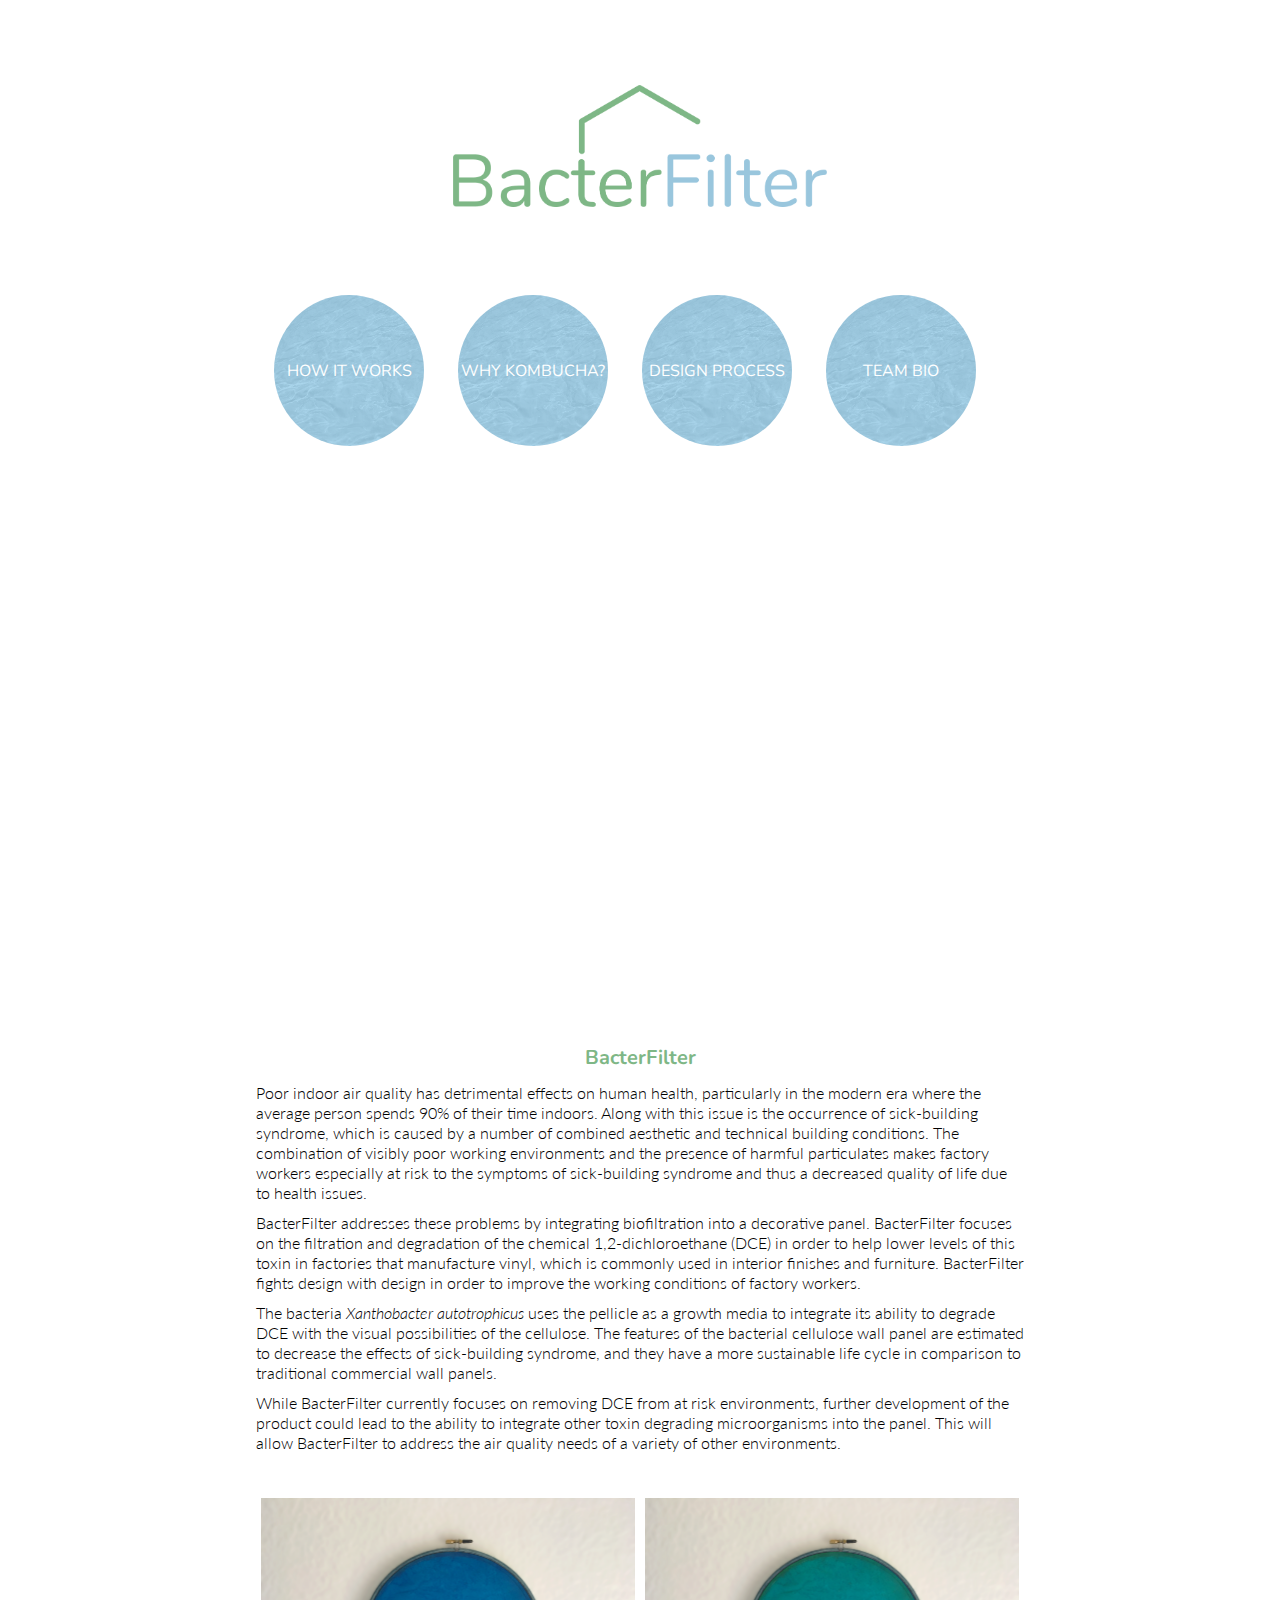
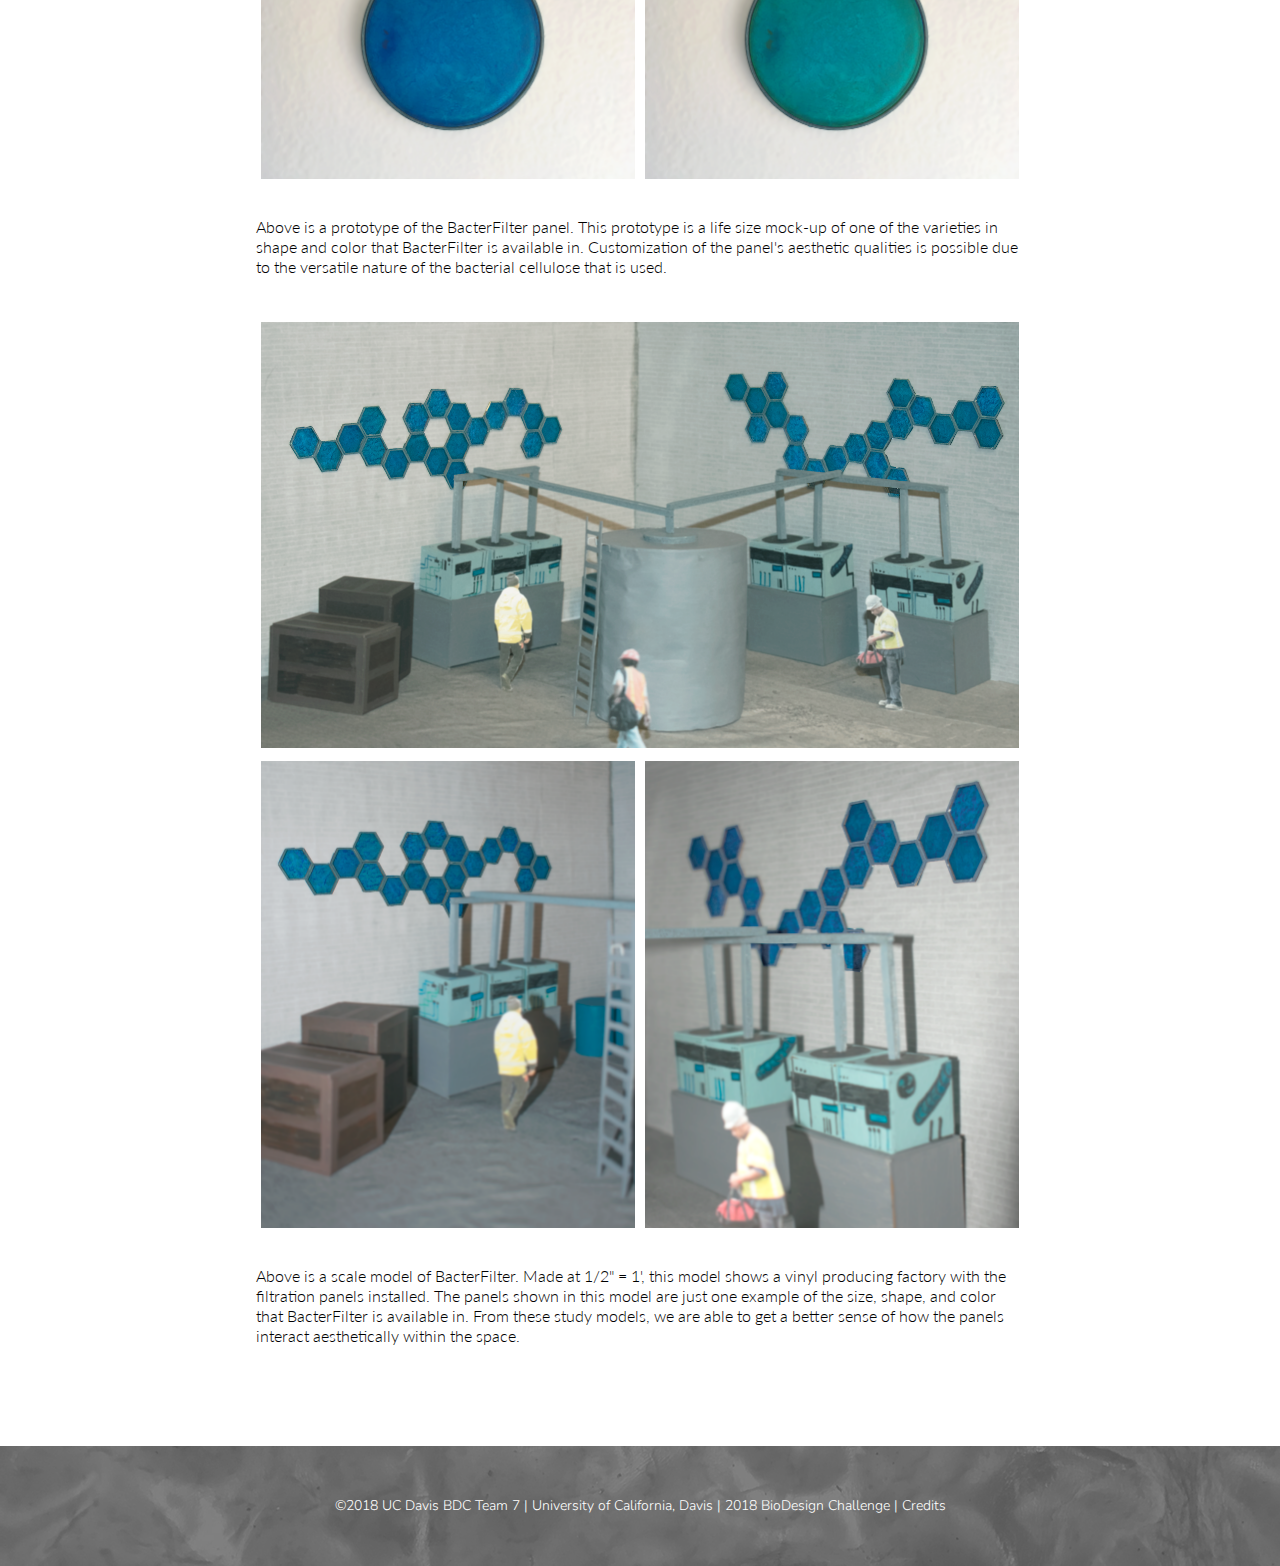
<file: index.html>
<!DOCTYPE html>
<html>
    <head>
        <title>BacterFilter</title>
        <meta charset="utf-8">
        <link rel="shortcut icon" href="Images/Favicon.png">

        <meta name="viewport" content="width=device-width, user-scalable=no" />

        <link href="https://fonts.googleapis.com/css?family=Lato:300i,300,400,700|Nunito:400,700" rel="stylesheet">

        <link type="text/css" rel="stylesheet" href="style.css">
    </head>

    <body>
        <div id="container">
            <header>
                <div id="header-content" class="textcenter">
                    <div id="logo">
                      <a href="/projectwebsite"><img src="Images/logo.png" alt="logo"></a>
                    </div>

                    <nav class= "button">
                        <ul>
                            <li><a href="/projectwebsite/how-it-works">How it Works</a></li>
                            <li><a href="/projectwebsite/why-kombucha">Why Kombucha?</a></li>
                            <li><a href="/projectwebsite/design-process">Design Process</a></li>
                            <li><a href="/projectwebsite/team-bio">Team Bio</a></li>
                        </ul>
                    </nav>
                </div>
            </header>

            <main>
                <div class="row">
                    <div class="column col-12 videoWrapper">
                        <iframe src="https://www.youtube.com/embed/nHV7uS2qDVI" frameborder="0" allow="autoplay; encrypted-media" allowfullscreen></iframe>
                    </div>
                </div>

                <div class="row padtopbottom">
                    <div class="column col-12">
                        <h2>BacterFilter</h2>

                        <p>Poor indoor air quality has detrimental effects on human health, particularly in the modern era where the average person spends 90% of their time indoors. Along with this issue is the occurrence of sick-building syndrome, which is caused by a number of combined aesthetic and technical building conditions. The combination of visibly poor working environments and the presence of harmful particulates makes factory workers especially at risk to the symptoms of sick-building syndrome and thus a decreased quality of life due to health issues.</p>

                        <p>BacterFilter addresses these problems by integrating biofiltration into a decorative panel. BacterFilter focuses on the filtration and degradation of the chemical 1,2-dichloroethane (DCE) in order to help lower levels of this toxin in factories that manufacture vinyl, which is commonly used in interior finishes and furniture. BacterFilter fights design with design in order to improve the working conditions of factory workers.</p>

                        <p>The bacteria <em>Xanthobacter autotrophicus</em> uses the pellicle as a growth media to integrate its ability to degrade DCE with the visual possibilities of the cellulose. The features of the bacterial cellulose wall panel are estimated to decrease the effects of sick-building syndrome, and they have a more sustainable life cycle in comparison to traditional commercial wall panels.</p>

                        <p>While BacterFilter currently focuses on removing DCE from at risk environments, further development of the product could lead to the ability to integrate other toxin degrading microorganisms into the panel. This will allow BacterFilter to address the air quality needs of a variety of other environments.</p>
                    </div>
                </div>

                <div class="row padtopbottom">
                    <div class="column col-6">
                        <img src="Images/panel prototype 1.png" alt="Panel Prototype 1">
                    </div>
                    <div class="column col-6">
                        <img src="Images/panel prototype 2.png" alt="Panel Prototype 2">
                    </div>
                </div>

                <div class="row padtopbottom">
                    <div class="column col-12">
                        <p>Above is a prototype of the BacterFilter panel. This prototype is a life size mock-up of one of the varieties in shape and color that BacterFilter is available in. Customization of the panel's aesthetic qualities is possible due to the versatile nature of the bacterial cellulose that is used. </p>
                    </div>
                </div>

                <div class="row padtop">
                    <div class="column col-12">
                        <img src="Images/model prototype 1.png" alt="Model Prototype 1">
                    </div>
                </div>

                <div class="row">
                    <div class="column col-6">
                        <img src="Images/model prototype 2.png" alt="Model Prototype 2">
                    </div>
                    <div class="column col-6">
                        <img src="Images/model prototype 3.png" alt="Model Prototype 3">
                    </div>
                </div>

                <div class="row padtopbottom">
                    <div class="column col-12">
                        <p>Above is a scale model of BacterFilter. Made at 1/2" = 1', this model shows a vinyl producing factory with the filtration panels installed. The panels shown in this model are just one example of the size, shape, and color that BacterFilter is available in. From these study models, we are able to get a better sense of how the panels interact aesthetically within the space.</p>
                    </div>
                </div>
            </main>


        </div>
        <footer class="row">
            <p>&copy;2018 UC Davis BDC Team 7 | <a href="https://www.ucdavis.edu/">University of California, Davis</a> | <a href="http://biodesignchallenge.org/">2018 BioDesign Challenge</a> | <a href="/projectwebsite/credits">Credits</a></p>
        </footer>
    </body>
</html>
</file>
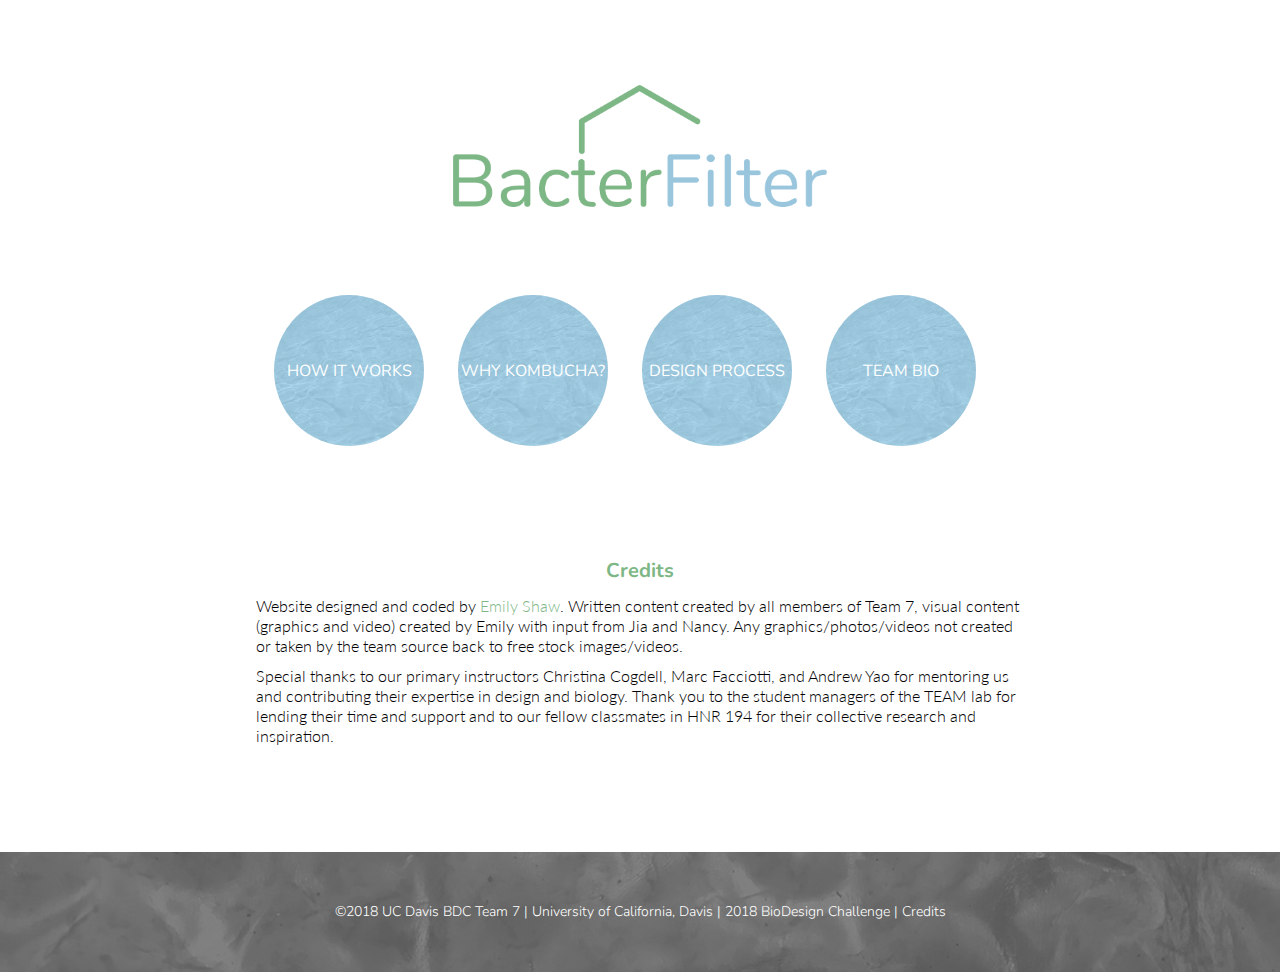
<file: credits.html>
<!DOCTYPE html>
<html>
    <head>
        <title>BacterFilter: Team Bio</title>
        <meta charset="utf-8">
        <link rel="shortcut icon" href="Images/Favicon.png">

        <meta name="viewport" content="width=device-width, user-scalable=no" />

        <link href="https://fonts.googleapis.com/css?family=Lato:300i,300,400,700|Nunito:400,700" rel="stylesheet">

        <link type="text/css" rel="stylesheet" href="style.css">
    </head>

    <body>
        <div id="container">
          <header>
              <div id="header-content" class="textcenter">
                  <div id="logo">
                    <a href="/projectwebsite"><img src="Images/logo.png" alt="logo"></a>
                  </div>

                  <nav class= "button">
                      <ul>
                          <li><a href="/projectwebsite/how-it-works">How it Works</a></li>
                          <li><a href="/projectwebsite/why-kombucha">Why Kombucha?</a></li>
                          <li><a href="/projectwebsite/design-process">Design Process</a></li>
                          <li><a href="/projectwebsite/team-bio">Team Bio</a></li>
                      </ul>
                  </nav>
              </div>
          </header>

            <main>

                <div class="row padbottom">
                    <div class="column col-12">
                        <h2>Credits</h2>

                        <p>Website designed and coded by <a href="http://emilyying.com">Emily Shaw</a>. Written content created by all members of Team 7, visual content (graphics and video) created by Emily with input from Jia and Nancy. Any graphics/photos/videos not created or taken by the team source back to free stock images/videos.</p>

                        <p>Special thanks to our primary instructors Christina Cogdell, Marc Facciotti, and Andrew Yao for mentoring us and contributing their expertise in design and biology. Thank you to the student managers of the TEAM lab for lending their time and support and to our fellow classmates in HNR 194 for their collective research and inspiration.</p>

                        <br/>
                        <br/>
                                                <br/>
                                                <br/>
                                                                        <br/>
                                                                        <br/>
                    </div>
                </div>
            </main>


        </div>
        <footer class="row">
            <p>&copy;2018 UC Davis BDC Team 7 | <a href="https://www.ucdavis.edu/">University of California, Davis</a> | <a href="http://biodesignchallenge.org/">2018 BioDesign Challenge</a> | <a href="/projectwebsite/credits">Credits</a></p>
        </footer>
    </body>
</html>
</file>
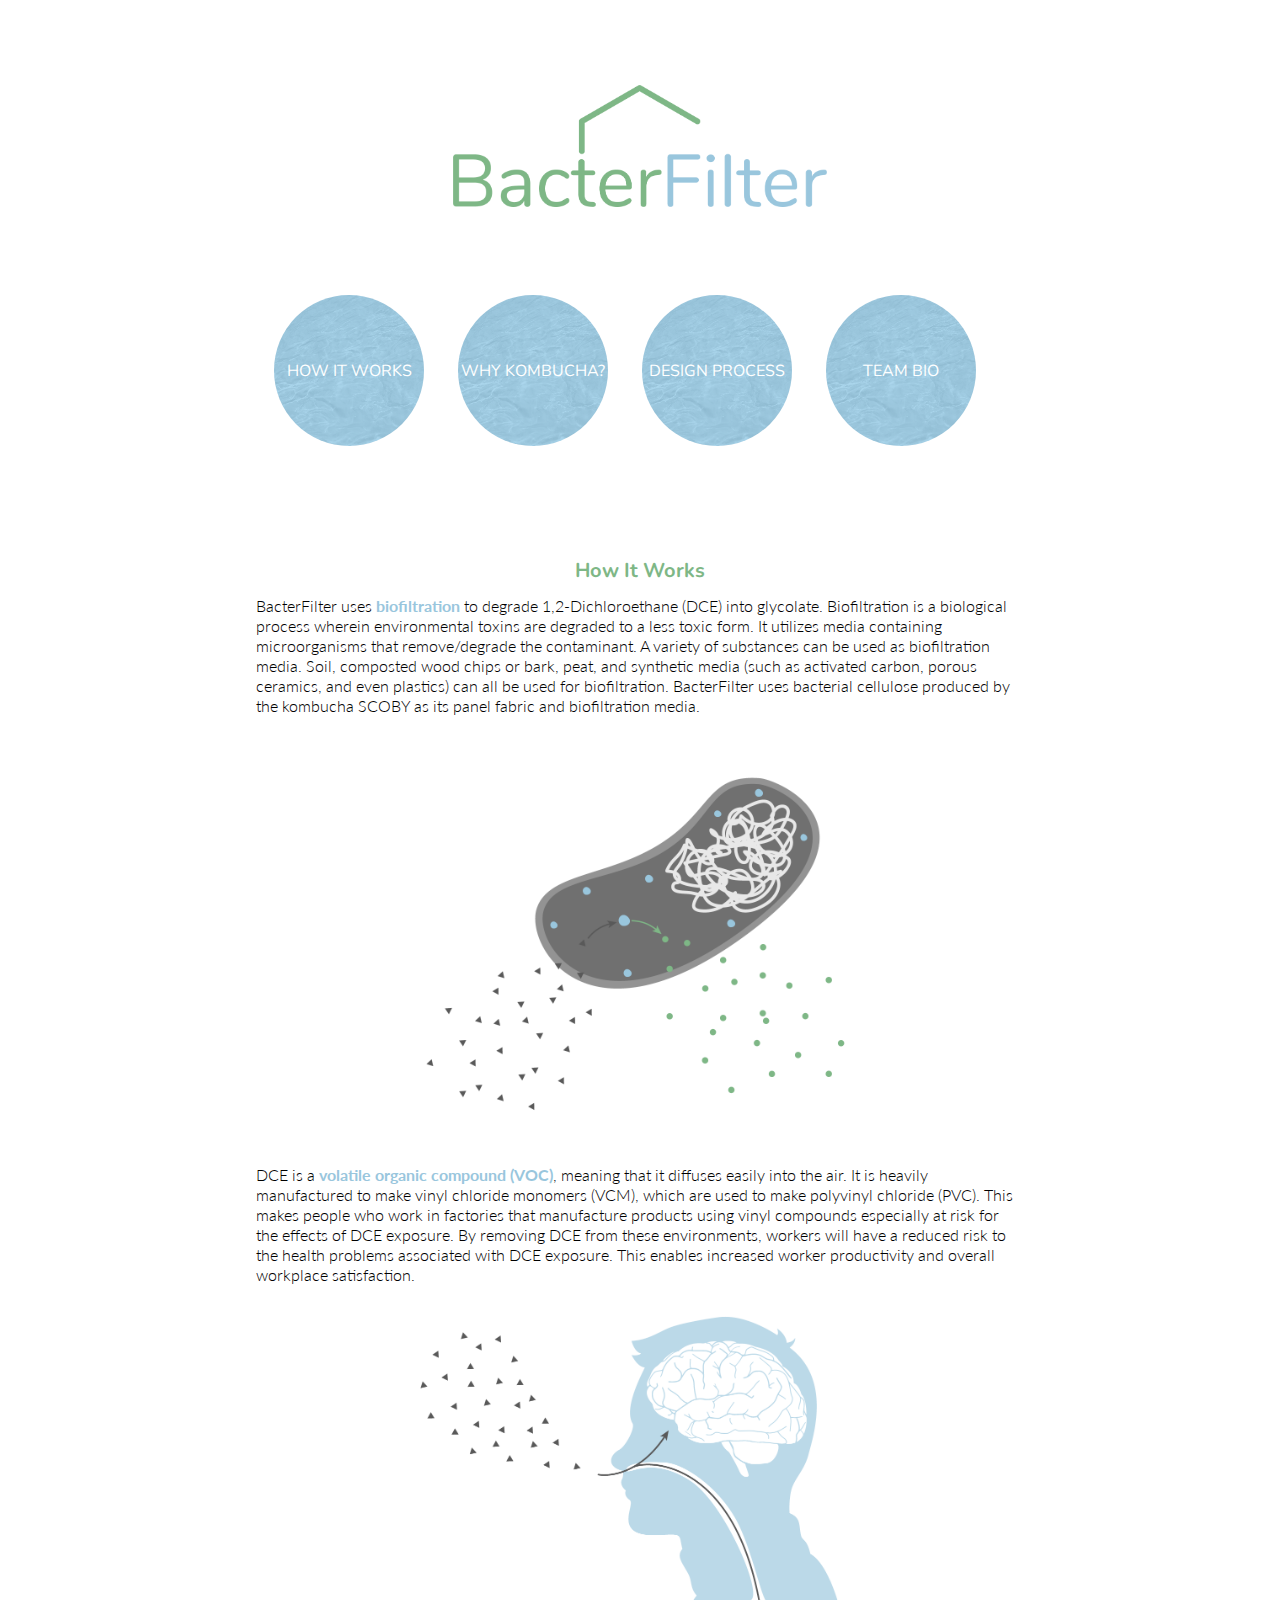
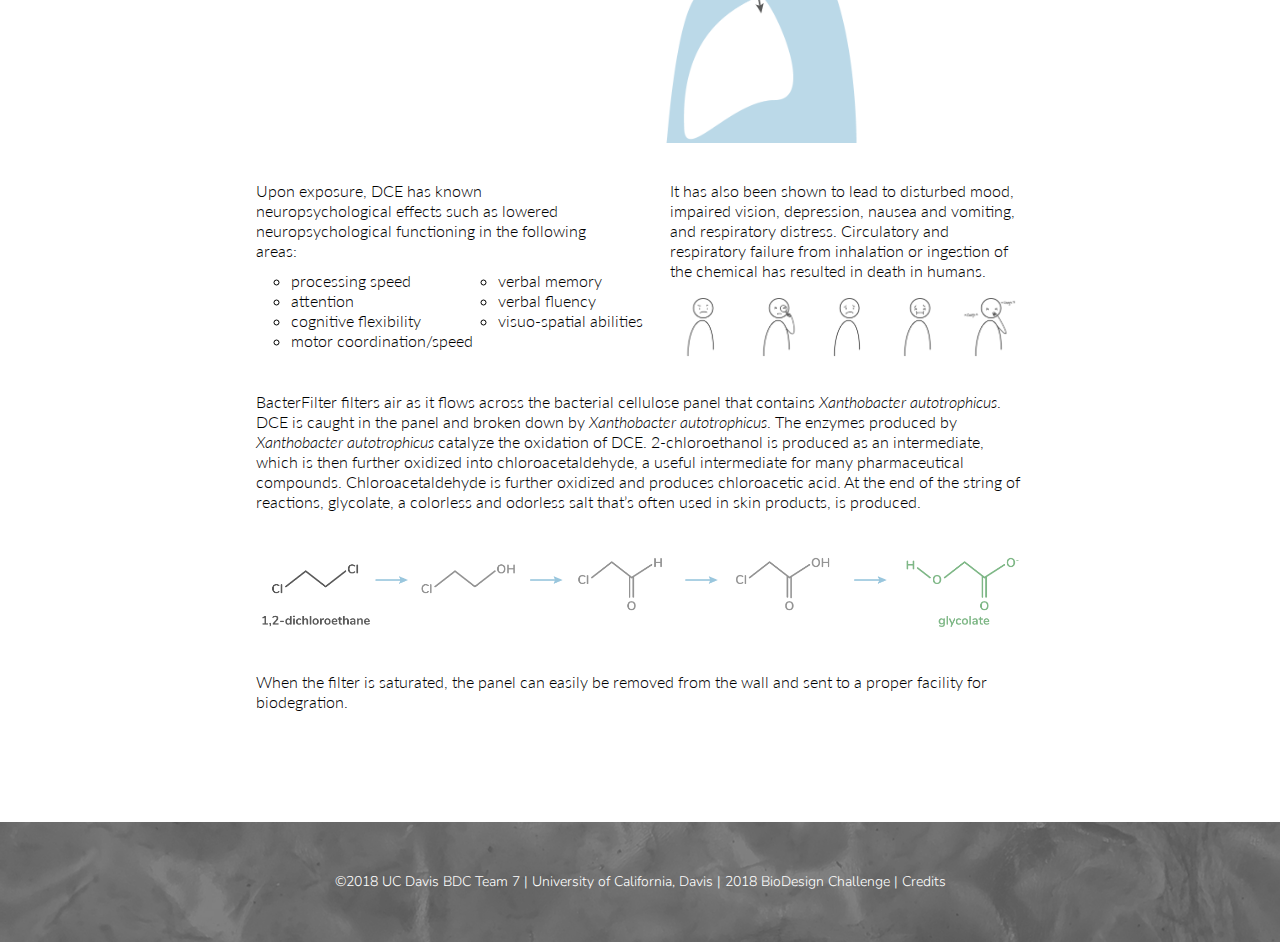
<file: how-it-works.html>
<!DOCTYPE html>
<html>
    <head>
        <title>BacterFilter: How it Works</title>
        <meta charset="utf-8">
        <link rel="shortcut icon" href="Images/Favicon.png">

        <meta name="viewport" content="width=device-width, user-scalable=no" />

        <link href="https://fonts.googleapis.com/css?family=Lato:300i,300,400,700|Nunito:400,700" rel="stylesheet">

        <link type="text/css" rel="stylesheet" href="style.css">
    </head>

    <body>
        <div id="container">
          <header>
              <div id="header-content" class="textcenter">
                  <div id="logo">
                    <a href="/projectwebsite"><img src="Images/logo.png" alt="logo"></a>
                  </div>

                  <nav class= "button">
                      <ul>
                          <li><a href="/projectwebsite/how-it-works">How it Works</a></li>
                          <li><a href="/projectwebsite/why-kombucha">Why Kombucha?</a></li>
                          <li><a href="/projectwebsite/design-process">Design Process</a></li>
                          <li><a href="/projectwebsite/team-bio">Team Bio</a></li>
                      </ul>
                  </nav>
              </div>
          </header>

            <main>

                <div class="row">
                    <div class="column col-12">
                        <h2>How it Works</h2>

                        <p>BacterFilter uses <span>biofiltration</span> to degrade 1,2-Dichloroethane (DCE) into glycolate. Biofiltration is a biological process wherein environmental toxins are degraded to a less toxic form. It utilizes media containing microorganisms that remove/degrade the contaminant. A variety of substances can be used as biofiltration media. Soil, composted wood chips or bark, peat, and synthetic media (such as activated carbon, porous ceramics, and even plastics) can all be used for biofiltration. BacterFilter uses bacterial cellulose produced by the kombucha SCOBY as its panel fabric and biofiltration media.</p>

                    </div>
                </div>

                <div class="row">
                    <div class="column col-12">

                        <img src="Images/cell biofilter.png" alt="Cell biofiltration">

                    </div>
                </div>

                <div class="row">
                    <div class="column col-12">

                    <p>DCE is a <span>volatile organic compound (VOC)</span>, meaning that it diffuses easily into the air. It is heavily manufactured to make vinyl chloride monomers (VCM), which are used to make polyvinyl chloride (PVC). This makes people who work in factories that manufacture products using vinyl compounds especially at risk for the effects of DCE exposure. By removing DCE from these environments, workers will have a reduced risk to the health problems associated with DCE exposure. This enables increased worker productivity and overall workplace satisfaction.</p>

                    <br/>
                  </div>
                </div>

                <div class="row">
                    <div class="column col-12 padbottom">

                        <img src="Images/human DCE exposure.png" alt="Human exposed to DCE">

                    </div>
                </div>


                <div class "row padbottom">
                    <div class="column col-6 padright">
                        <p>Upon exposure, DCE has known neuropsychological effects such as lowered neuropsychological functioning in the following areas:</p>
                        <div class="column col-6 padright">
                          <ul>
                            <li>processing speed</li>
                            <li>attention</li>
                            <li>cognitive flexibility</li>
                            <li>motor coordination/speed</li>
                          </ul>
                        </div>
                        <div class="column col-6 padleft">
                          <ul>
                            <li>verbal memory</li>
                            <li>verbal fluency</li>
                            <li>visuo-spatial abilities</li>
                          </ul>
                        </div>
                    </div>

                    <div class="column col-6 padleft">

                        <p>It has also been shown to lead to disturbed mood, impaired vision, depression, nausea and vomiting, and respiratory distress. Circulatory and respiratory failure from inhalation or ingestion of the chemical has resulted in death in humans. </p>
                        <div class="img5">
                            <img src="Images/disturbed mood.png" alt="disturbed mood">
                            <img src="Images/impaired vision.png" alt="impaired vision">
                            <img src="Images/depression.png" alt="depression">
                            <img src="Images/nausea.png" alt="nausea and vomiting">
                            <img src="Images/respiratory distress.png" alt="respiratory distress">
                        </div>
                    </div>
                    <br/>

                </div>

                <div class="row padtop">
                    <div class="column col-12">

                        <p>BacterFilter filters air as it flows across the bacterial cellulose panel that contains <em>Xanthobacter autotrophicus</em>. DCE is caught in the panel and broken down by <em>Xanthobacter autotrophicus</em>. The enzymes produced by <em>Xanthobacter autotrophicus</em> catalyze the oxidation of DCE. 2-chloroethanol is produced as an intermediate, which is then further oxidized into chloroacetaldehyde, a useful intermediate for many pharmaceutical compounds. Chloroacetaldehyde is further oxidized and produces chloroacetic acid. At the end of the string of reactions, glycolate, a colorless and odorless salt that’s often used in skin products, is produced.</p>

                        <p><img src="Images/dce degradation.png" alt="Xanthobacter autotrophicus degradation of DCE" class="padtopbottom"></p>
                    </div>
                </div>

                <div class="row">
                    <div class="column col-12 padbottom">

                        <p>When the filter is saturated, the panel can easily be removed from the wall and sent to a proper facility for biodegration.</p>

                    </div>
                </div>
            </main>


        </div>
        <footer class="row">
            <p>&copy;2018 UC Davis BDC Team 7 | <a href="https://www.ucdavis.edu/">University of California, Davis</a> | <a href="http://biodesignchallenge.org/">2018 BioDesign Challenge</a> | <a href="/projectwebsite/credits">Credits</a></p>
        </footer>
    </body>
</html>
</file>
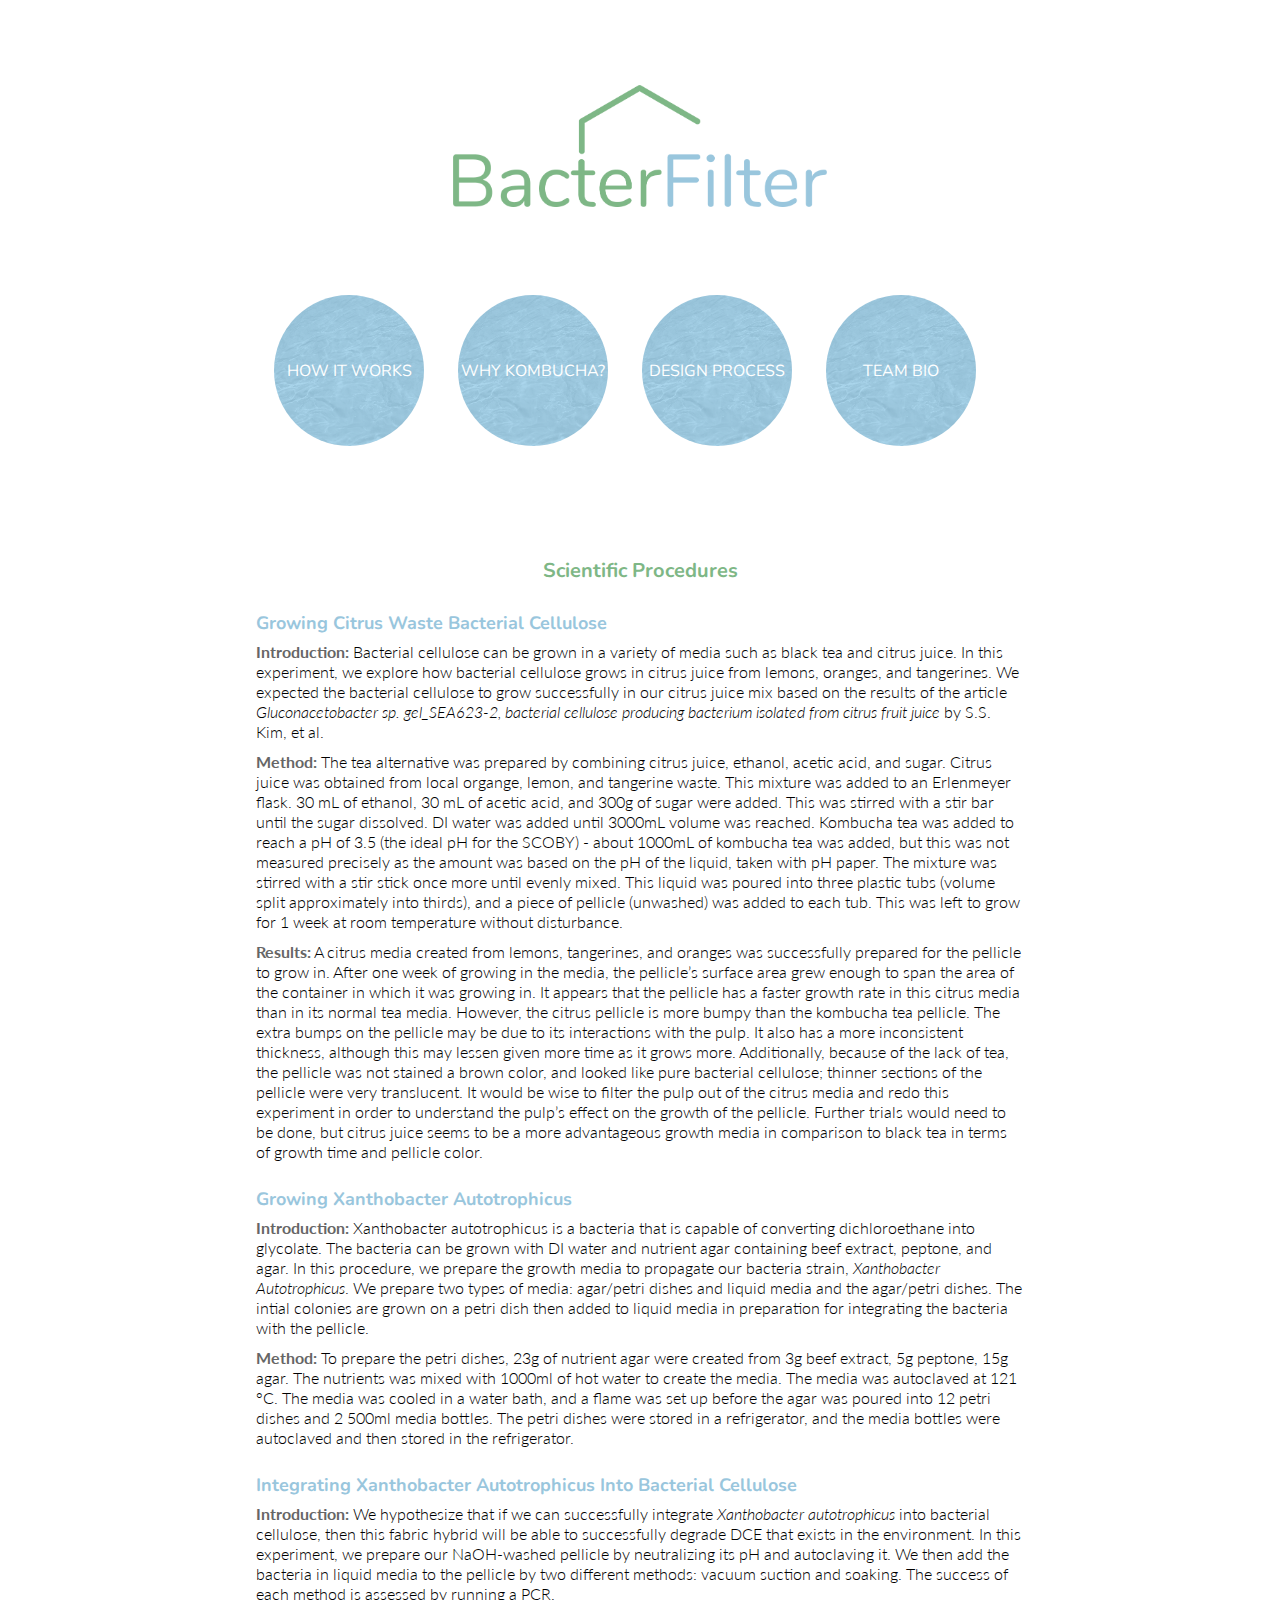
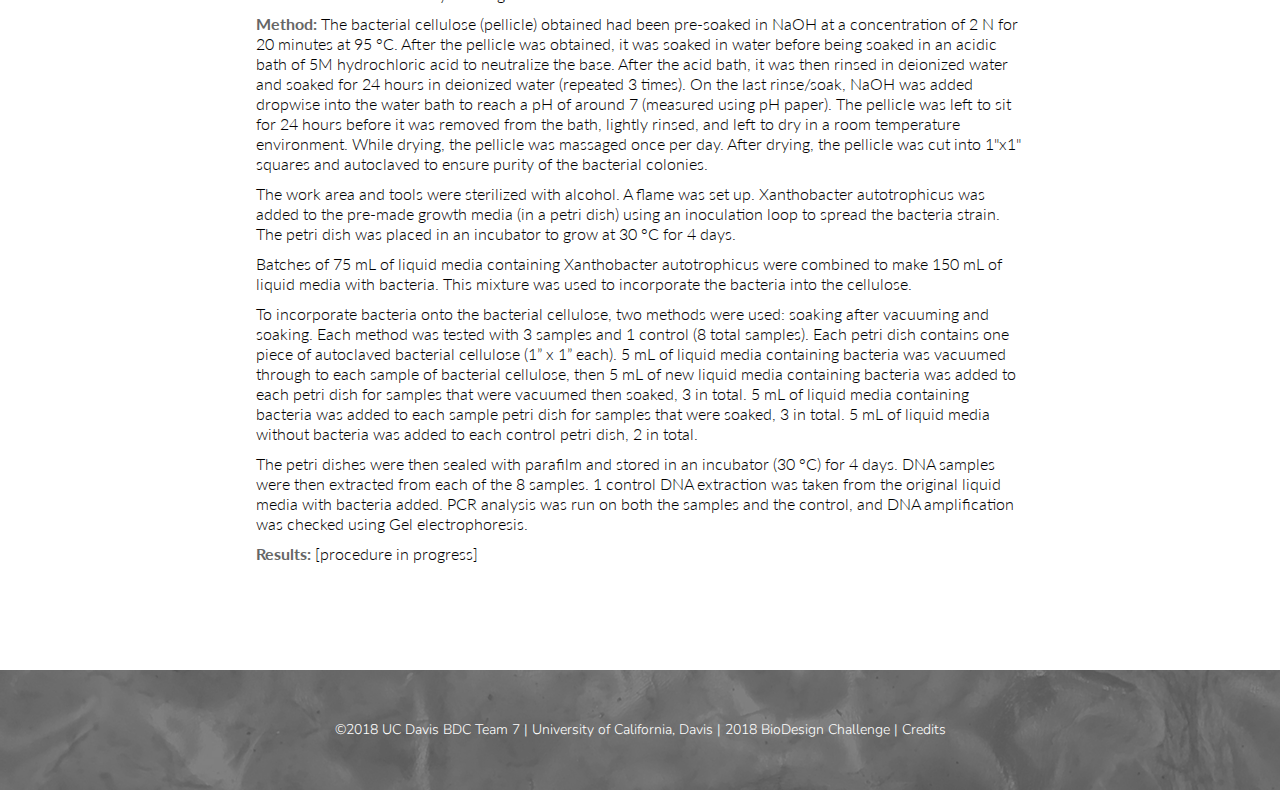
<file: scientific-procedures.html>
<!DOCTYPE html>
<html>
    <head>
        <title>BacterFilter: Team Bio</title>
        <meta charset="utf-8">
        <link rel="shortcut icon" href="Images/Favicon.png">

        <meta name="viewport" content="width=device-width, user-scalable=no" />

        <link href="https://fonts.googleapis.com/css?family=Lato:300i,300,400,700|Nunito:400,700" rel="stylesheet">

        <link type="text/css" rel="stylesheet" href="style.css">
    </head>

    <body>
        <div id="container">
          <header>
              <div id="header-content" class="textcenter">
                  <div id="logo">
                    <a href="/projectwebsite"><img src="Images/logo.png" alt="logo"></a>
                  </div>

                  <nav class= "button">
                      <ul>
                          <li><a href="/projectwebsite/how-it-works">How it Works</a></li>
                          <li><a href="/projectwebsite/why-kombucha">Why Kombucha?</a></li>
                          <li><a href="/projectwebsite/design-process">Design Process</a></li>
                          <li><a href="/projectwebsite/team-bio">Team Bio</a></li>
                      </ul>
                  </nav>
              </div>
          </header>

            <main>

                <div class="row padbottom">
                    <div class="column col-12">
                        <h2>Scientific Procedures</h2>
                    </div>
                </div>

                <div class="row padbottom">
                    <div class="column col-12">
                        <h3>Growing Citrus Waste Bacterial Cellulose</h3>

                        <p><b>Introduction:</b> Bacterial cellulose can be grown in a variety of media such as black tea and citrus juice. In this experiment, we explore how bacterial cellulose grows in citrus juice from lemons, oranges, and tangerines. We expected the bacterial cellulose to grow successfully in our citrus juice mix based on the results of the article <em>Gluconacetobacter sp. gel_SEA623-2, bacterial cellulose producing bacterium isolated from citrus fruit juice</em> by S.S. Kim, et al.</p>

                        <p><b>Method:</b> The tea alternative was prepared by combining citrus juice, ethanol, acetic acid, and sugar. Citrus juice was obtained from local organge, lemon, and tangerine waste. This mixture was added to an Erlenmeyer flask. 30 mL of ethanol, 30 mL of acetic acid, and 300g of sugar were added. This was stirred with a stir bar until the sugar dissolved. DI water was added until 3000mL volume was reached. Kombucha tea was added to reach a pH of 3.5 (the ideal pH for the SCOBY) - about 1000mL of kombucha tea was added, but this was not measured precisely as the amount was based on the pH of the liquid, taken with pH paper. The mixture was stirred with a stir stick once more until evenly mixed. This liquid was poured into three plastic tubs (volume split approximately into thirds), and a piece of pellicle (unwashed) was added to each tub. This was left to grow for 1 week at room temperature without disturbance.</p>

                        <p><b>Results:</b> A citrus media created from lemons, tangerines, and oranges was successfully prepared for the pellicle to grow in. After one week of growing in the media, the pellicle’s surface area grew enough to span the area of the container in which it was growing in. It appears that the pellicle has a faster growth rate in this citrus media than in its normal tea media. However, the citrus pellicle is more bumpy than the kombucha tea pellicle. The extra bumps on the pellicle may be due to its interactions with the pulp. It also has a more inconsistent thickness, although this may lessen given more time as it grows more. Additionally, because of the lack of tea, the pellicle was not stained a brown color, and looked like pure bacterial cellulose; thinner sections of the pellicle were very translucent. It would be wise to filter the pulp out of the citrus media and redo this experiment in order to understand the pulp’s effect on the growth of the pellicle. Further trials would need to be done, but citrus juice seems to be a more advantageous growth media in comparison to black tea in terms of growth time and pellicle color. </p>

                    </div>
                </div>

                <div class="row padbottom">
                    <div class="column col-12">
                        <h3>Growing Xanthobacter autotrophicus</h3>

                        <p><b>Introduction:</b> Xanthobacter autotrophicus is a bacteria that is capable of converting dichloroethane into glycolate. The bacteria can be grown with DI water and nutrient agar containing beef extract, peptone, and agar. In this procedure, we prepare the growth media to propagate our bacteria strain, <em>Xanthobacter Autotrophicus</em>. We prepare two types of media: agar/petri dishes and liquid media and the agar/petri dishes. The intial colonies are grown on a petri dish then added to liquid media in preparation for integrating the bacteria with the pellicle.</p>

                        <p><b>Method:</b> To prepare the petri dishes, 23g of nutrient agar were created from 3g beef extract, 5g peptone, 15g agar. The nutrients was mixed with 1000ml of hot water to create the media. The media was autoclaved at 121 &deg;C. The media was cooled in a water bath, and a flame was set up before the agar was poured into 12 petri dishes and 2 500ml media bottles. The petri dishes were stored in a refrigerator, and the media bottles were autoclaved and then stored in the refrigerator.</p>

                    </div>
                </div>

                <div class="row padbottom">
                    <div class="column col-12">
                        <h3>Integrating Xanthobacter autotrophicus into Bacterial Cellulose</h3>

                        <p><b>Introduction:</b> We hypothesize that if we can successfully integrate <em>Xanthobacter autotrophicus</em> into bacterial cellulose, then this fabric hybrid will be able to successfully degrade DCE that exists in the environment. In this experiment, we prepare our NaOH-washed pellicle by neutralizing its pH and autoclaving it. We then add the bacteria in liquid media to the pellicle by two different methods: vacuum suction and soaking. The success of each method is assessed by running a PCR.</p>

                        <p><b>Method:</b> The bacterial cellulose (pellicle) obtained had been pre-soaked in NaOH at a concentration of 2 N for 20 minutes at 95 &deg;C. After the pellicle was obtained, it was soaked in water before being soaked in an acidic bath of 5M hydrochloric acid to neutralize the base. After the acid bath, it was then rinsed in deionized water and soaked for 24 hours in deionized water (repeated 3 times). On the last rinse/soak, NaOH was added dropwise into the water bath to reach a pH of around 7 (measured using pH paper). The pellicle was left to sit for 24 hours before it was removed from the bath, lightly rinsed, and left to dry in a room temperature environment. While drying, the pellicle was massaged once per day. After drying, the pellicle was cut into 1"x1" squares and autoclaved to ensure purity of the bacterial colonies.</p>

                        <p>The work area and tools were sterilized with alcohol. A flame was set up. Xanthobacter autotrophicus was added to the pre-made growth media (in a petri dish) using an inoculation loop to spread the bacteria strain. The petri dish was placed in an incubator to grow at 30 &deg;C for 4 days.</p>

                        <p>Batches of 75 mL of liquid media containing Xanthobacter autotrophicus were combined to make 150 mL of liquid media with bacteria. This mixture was used to incorporate the bacteria into the cellulose. </p>

                        <p>To incorporate bacteria onto the bacterial cellulose, two methods were used: soaking after vacuuming and soaking. Each method was tested with 3 samples and 1 control (8 total samples).  Each petri dish contains one piece of autoclaved bacterial cellulose (1” x 1” each). 5 mL of liquid media containing bacteria was vacuumed through to each sample of bacterial cellulose, then 5 mL of new liquid media containing bacteria was added to each petri dish for samples that were vacuumed then soaked, 3 in total. 5 mL of liquid media containing bacteria was added to each sample petri dish for samples that were soaked, 3 in total. 5 mL of liquid media without bacteria was added to each control petri dish, 2 in total.</p>

                        <p>The petri dishes were then sealed with parafilm and stored in an incubator (30 &deg;C) for 4 days. DNA samples were then extracted from each of the 8 samples. 1 control DNA extraction was taken from the original liquid media with bacteria added. PCR analysis was run on both the samples and the control, and DNA amplification was checked using Gel electrophoresis.</p>

                        <p><b>Results:</b> [procedure in progress]</p>
                        <br/>
                        <br/>
                        <br/>
                        <br/>
                        <br/>
                        <br/>
                    </div>
                </div>
            </main>


        </div>
        <footer class="row">
            <p>&copy;2018 UC Davis BDC Team 7 | <a href="https://www.ucdavis.edu/">University of California, Davis</a> | <a href="http://biodesignchallenge.org/">2018 BioDesign Challenge</a> | <a href="/projectwebsite/credits">Credits</a></p>
        </footer>
    </body>
</html>
</file>
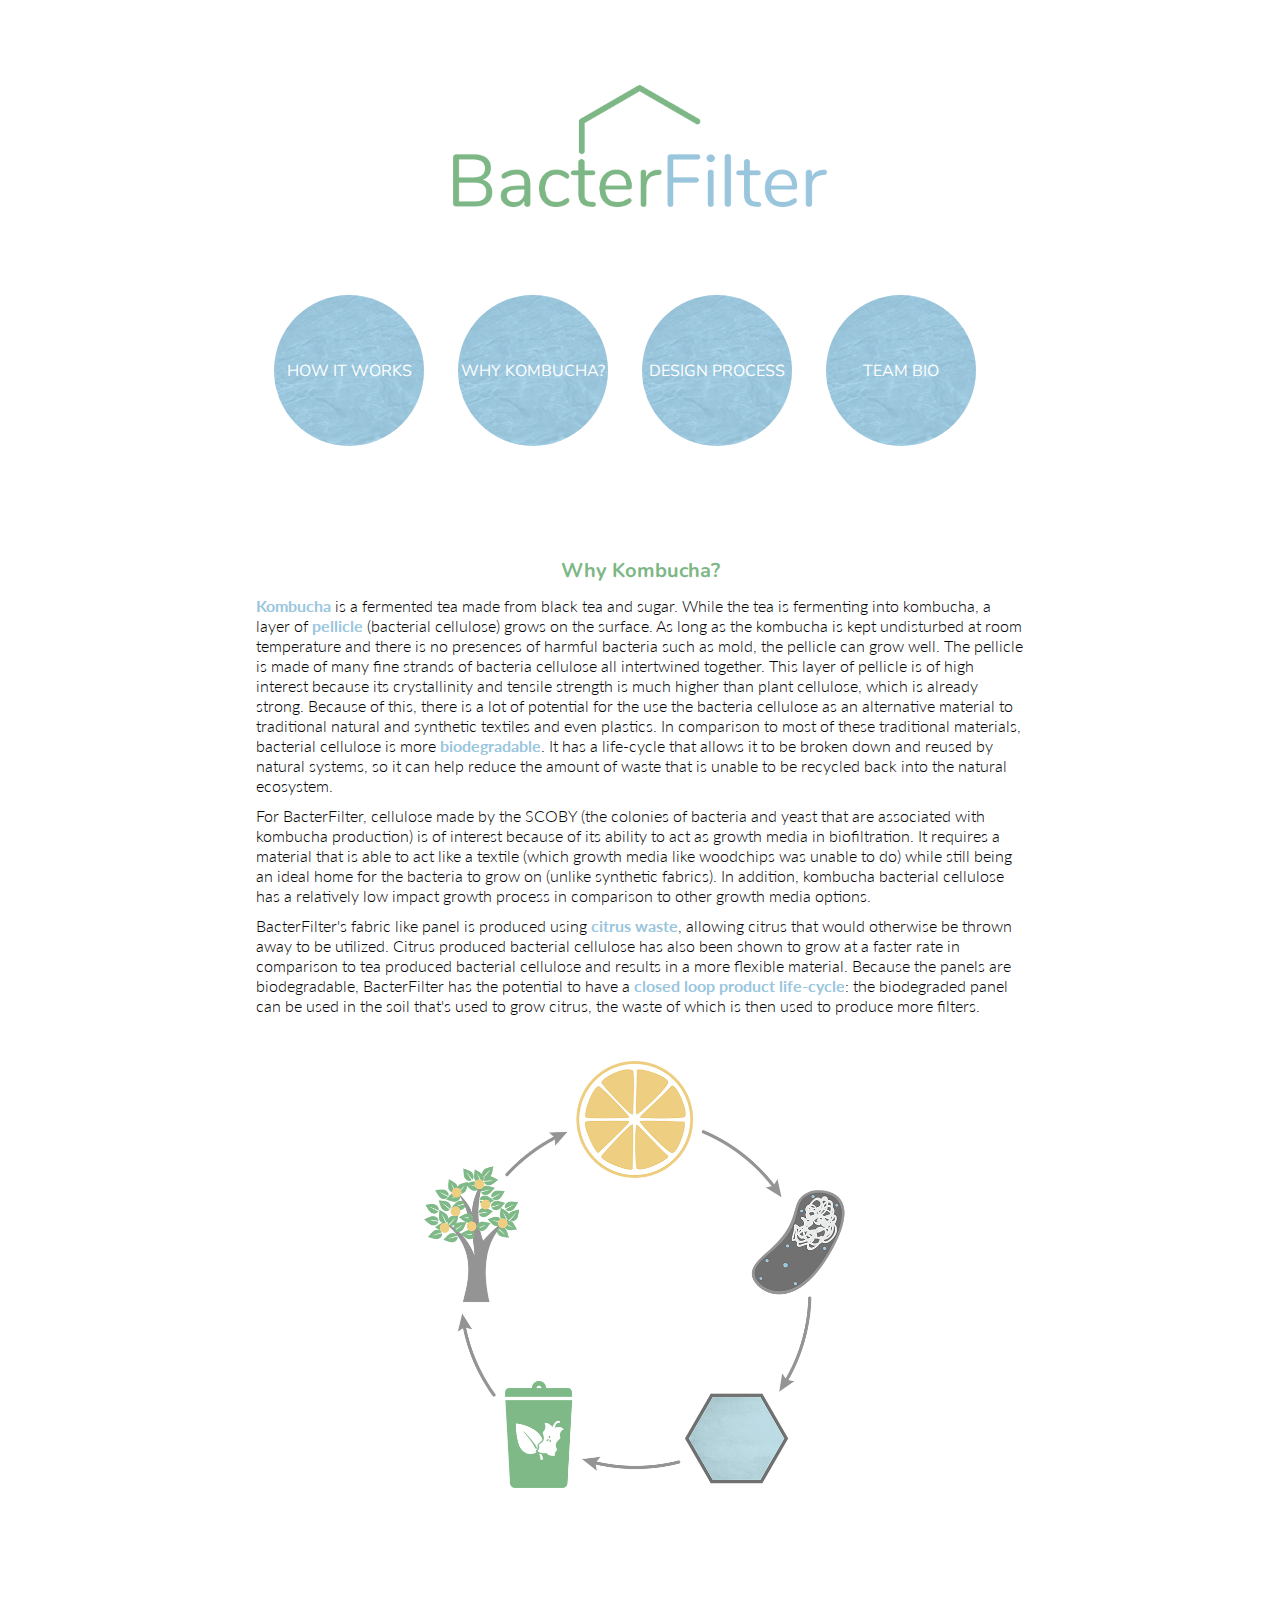
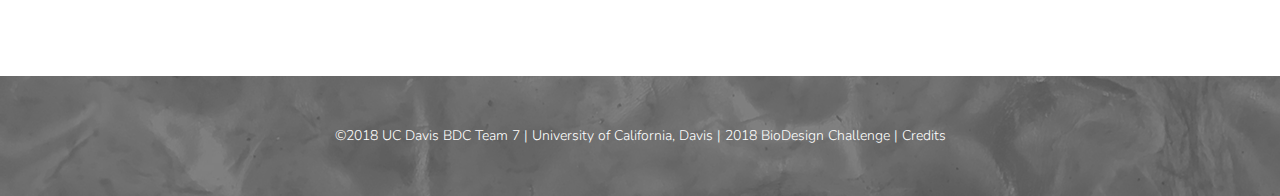
<file: why-kombucha.html>
<!DOCTYPE html>
<html>
    <head>
        <title>BacterFilter: Why Kombucha?</title>
        <meta charset="utf-8">
        <link rel="shortcut icon" href="Images/Favicon.png">

        <meta name="viewport" content="width=device-width, user-scalable=no" />

        <link href="https://fonts.googleapis.com/css?family=Lato:300i,300,400,700|Nunito:400,700" rel="stylesheet">

        <link type="text/css" rel="stylesheet" href="style.css">
    </head>

    <body>
        <div id="container">
          <header>
              <div id="header-content" class="textcenter">
                  <div id="logo">
                    <a href="/projectwebsite"><img src="Images/logo.png" alt="logo"></a>
                  </div>

                  <nav class= "button">
                      <ul>
                          <li><a href="/projectwebsite/how-it-works">How it Works</a></li>
                          <li><a href="/projectwebsite/why-kombucha">Why Kombucha?</a></li>
                          <li><a href="/projectwebsite/design-process">Design Process</a></li>
                          <li><a href="/projectwebsite/team-bio">Team Bio</a></li>
                      </ul>
                  </nav>
              </div>
          </header>

            <main>

                <div class="row">
                    <div class="column col-12">
                        <h2>Why Kombucha?</h2>

                        <p><span>Kombucha</span> is a fermented tea made from black tea and sugar. While the tea is fermenting into kombucha, a layer of <span>pellicle</span> (bacterial cellulose) grows on the surface. As long as the kombucha is kept undisturbed at room temperature and there is no presences of harmful bacteria such as mold, the pellicle can grow well. The pellicle is made of many fine strands of bacteria cellulose all intertwined together. This layer of pellicle is of high interest because its crystallinity and tensile strength is much higher than plant cellulose, which is already strong. Because of this, there is a lot of potential for the use the bacteria cellulose as an alternative material to traditional natural and synthetic textiles and even plastics. In comparison to most of these traditional materials, bacterial cellulose is more <span>biodegradable</span>. It has a life-cycle that allows it to be broken down and reused by natural systems, so it can help reduce the amount of waste that is unable to be recycled back into the natural ecosystem.</p>

                        <p>For BacterFilter, cellulose made by the SCOBY (the colonies of bacteria and yeast that are associated with kombucha production) is of interest because of its ability to act as growth media in biofiltration. It requires a material that is able to act like a textile (which growth media like woodchips was unable to do) while still being an ideal home for the bacteria to grow on (unlike synthetic fabrics). In addition, kombucha bacterial cellulose has a relatively low impact growth process in comparison to other growth media options.</p>

                        <p>BacterFilter's fabric like panel is produced using <span>citrus waste</span>, allowing citrus that would otherwise be thrown away to be utilized. Citrus produced bacterial cellulose has also been shown to grow at a faster rate in comparison to tea produced bacterial cellulose and results in a more flexible material. Because the panels are biodegradable, BacterFilter has the potential to have a <span>closed loop product life-cycle</span>: the biodegraded panel can be used in the soil that's used to grow citrus, the waste of which is then used to produce more filters.</p>
                    </div>
                </div>

                <div class="row padtop">
                    <div class="column col-12">

                        <img src="Images/lifecycle.png" alt="Life-Cycle">
                        <br/>

                    </div>
                </div>

                <div class="row padbottom">
                    <div class="column col-12">
                        <p></p>
                    </div>
                </div>
            </main>


        </div>
        <footer class="row">
            <p>&copy;2018 UC Davis BDC Team 7 | <a href="https://www.ucdavis.edu/">University of California, Davis</a> | <a href="http://biodesignchallenge.org/">2018 BioDesign Challenge</a> | <a href="/projectwebsite/credits">Credits</a></p>
        </footer>
    </body>
</html>
</file>
<file: style.css>
/** CSS Reset **/

/* http://meyerweb.com/eric/tools/css/reset/ v2.0 | 20110126 License: none (public domain) */

html, body, div, span, applet, object, iframe,
h1, h2, h3, h4, h5, h6, p, blockquote, pre,
a, abbr, acronym, address, big, cite, code,
del, dfn, em, img, ins, kbd, q, s, samp,
small, strike, strong, sub, sup, tt, var,
b, u, i, center,
dl, dt, dd, ol, ul, li,
fieldset, form, label, legend,
table, caption, tbody, tfoot, thead, tr, th, td,
article, aside, canvas, details, embed,
figure, figcaption, footer, header, hgroup,
menu, nav, output, ruby, section, summary,
time, mark, audio, video {
    margin: 0;
    padding: 0;
    border: 0;
    font-size: 100%;
    font: inherit;
    vertical-align: baseline;
}
/* HTML5 display-role reset for older browsers */
article, aside, details, figcaption, figure,
footer, header, hgroup, menu, nav, section {
    display: block;
}
body {
    line-height: 1;
}

blockquote, q {
    quotes: none;
}
blockquote:before, blockquote:after,
q:before, q:after {
    content: '';
    content: none;
}
table {
    border-collapse: collapse;
    border-spacing: 0;
}

/******** CSS Style Begin ********/

/** Variables **/

:root {
    --color-background: #fff;
    --color-headers: #fff;
    --color-maintext: #000;
    --color-headertext: #7eb786;
    --color-headertexthover: #57b25b;
    --color-button: #99c6dd;
    --color-buttonhover: #50aed3;
    --color-buttontext: #fff;
    --color-buttontexthover: #fff;
    --color-mainlinkhov: #99c6dd;

    --content-height: 350px;
}

/** Box Model **/

header {
    height: var(--header-height);
    width: 100%;
    margin: auto;
}

main {
    margin: auto;
}

.column {
    float: left;
}

.row {
    clear: both;
    overflow: visible;
}

footer {
    width: 100%;
    height: 120px;
    background-image: url('Images/Footer Texture.png');
    box-sizing: border-box;
    margin-top: 100px;
}

footer p {
    padding: 50px 10px;
    text-align: center;
    color: #fff;
    font-family: 'Nunito', sans-serif;
    font-size: 14px;
}

footer p a {
    color: #fff;
    text-decoration: none;
}

footer p a:hover {
    color: #fff;
    text-decoration: underline;
    transition: all 0.5s ease-in-out;
    -webkit-transition: all 0.5s ease-in-out;
}

/** Styling **/

header h1 {
      padding: 75px 0px;
      font-size: 75px;
      font-family: 'Nunito', sans-serif;
      text-align: center;
}

header h1 a {
      text-decoration: none;
      color: var(--color-headertext);
}

header h1 a:hover {
      text-decoration: none;
      color: var(--color-headertexthover);
      transition: all 0.5s ease-in-out;
      -webkit-transition: all 0.5s ease-in-out;
}

nav li {
      white-space: nowrap;
      display: inline;
      padding-left: 0px;
      font-family: 'Nunito', sans-serif;
      font-size: 16px;
      text-transform: uppercase;
  }

h2 {
      font-family: 'Nunito', sans-serif;
      font-size: 20px;
      text-transform: capitalize;
      text-align: center;
      margin: 15px 0px;
      font-weight: 700;
      color: var(--color-headertext);
}

h3 {
      font-family: 'Nunito', sans-serif;
      font-size: 18px;
      text-transform: capitalize;
      text-align: left;
      margin: 18px 0px 10px 0px;
      font-weight: 700;
      color: var(--color-button);
}

p {
      margin-bottom: 10px;
      font-family: 'Lato', sans-serif;
      font-weight: 300;
      font-size: 16px;
      line-height: 20px;
}

p b {
      font-weight: 700;
      color: #666;
}

p em {
      font-weight: 300;
      font-style: italic;
}

p span {
    color: #99c6dd;
    font-weight: 700;
}

p a {
    color: #7eb786;
    text-decoration: none;
}

p a:hover {
    color: #5a8760;
    text-decoration: none;
    transition: all 0.5s ease-in-out;
    -webkit-transition: all 0.5s ease-in-out;
}

main ul {
    list-style-type: circle;
    white-space: nowrap;
    font-family: 'Lato', sans-serif;
    font-weight: 300;
    font-size: 16px;
    line-height: 20px;
    margin-bottom: 10px;
    overflow-wrap: break-word;
}

main ul li {
    margin-left: 35px;
}

.videoWrapper {
	position: relative;
	padding-bottom: 56.25%; /* 16:9 */
	padding-top: 25px;
	height: 0;
}
.videoWrapper iframe {
	position: absolute;
	top: 0;
	left: 0;
	width: 100%;
	height: 100%;
}

.img5 img {
      width: 20%;
      float: left;
}

/******* Responsive *******/

/** Desktop Viewing **/
@media screen and (min-width: 800px) {

  #logo {
      width: 50%;
      padding: 80px;
      margin: auto;
  }

  #logo a:hover {
    opacity: 0.75;
    transition: all 0.5s ease-in-out;
    -webkit-transition: all 0.5s ease-in-out;
  }

  #header-content {
    margin-bottom: 70px;
  }

  #container {
      width: 60%;
      margin: auto;
      padding-bottom: 50px;
  }

  .button li{
        background-image: url('Images/Button Texture.png');
        background-size: cover;
        background-position: center;
        background-repeat: no-repeat;
        border: none;
        display: inline-table;
        table-layout: fixed;
        width: 150px;
        height: 150px;
        margin: 0px 30px 30px 0px;
        list-style-type: none;
        border-radius: 50%;
        line-height: 150px;
  }

  .button li:hover {
        opacity: 0.5;
        transition: all 0.5s ease-in-out;
        -webkit-transition: all 0.5s ease-in-out;
  }

  .button li a {
        align-items: center;
        justify-content: center;
        text-align: center;
        color: var(--color-buttontext);
        text-decoration: none;
        display: inline-table;
        width: 100px;
        height: 100px;
        vertical-align: middle;
  }

  .col-12 {
      width: 100%;
  }

  .col-6 {
      width: 50%;
  }

  .col-4 {
      width: 33%;
  }

  img {
        width: 100%;
        overflow: visible;
        box-sizing: border-box;
        padding: 5px;
  }

  /** Helper **/

  .padbottom {
      padding-bottom: 30px;
  }

  .padtop {
      padding-top: 30px;
  }

  .padleft {
      padding-left: 30px;
      box-sizing: border-box;
  }

  .padright {
      padding-right: 30px;
      box-sizing: border-box;
  }

  .padtopbottom {
      padding-top: 30px;
      padding-bottom: 30px;
  }

  .floatright {
      float: right;
  }

  .textcenter {
      text-align: center;
  }

  .textright {
      text-align: right;
  }

  .addpadding {
      box-sizing: border-box;
      padding: 5px;
  }

  .heighthalf {
      height: calc(var(--content-height)/2) !important;
  }

  .heightfull {
      height: auto !important;
  }

  .showhidden {
      z-index: 1000000;
  }


}

/** Mobile Viewing **/
@media screen and (max-width: 800px) {

  #logo {
      width: 90%;
      padding: 30px 0px;
      margin: auto;
  }

  #logo a:active {
    opacity: 0.5;
    transition: all 0.25s ease-in-out;
    -webkit-transition: all 0.25s ease-in-out;
  }

  #header-content {
    margin-bottom: 25px;
  }

  #container {
      width: 100%;
      margin: auto;
      padding-bottom: 50px;
  }

  main {
    width: 90%;
    margin: auto;
  }

  .button li{
        background-image: url('Images/Button Texture.png');
        background-size: cover;
        background-position: center;
        background-repeat: no-repeat;
        border: none;
        display: inline-table;
        table-layout: fixed;
        width: 90%;
        height: 50px;
        margin-bottom: 3px;
        list-style-type: none;
  }

  .button li:active {
        opacity: 0.5;
        transition: all 0.25s ease-in-out;
        -webkit-transition: all 0.25s ease-in-out;
  }

  .button li a {
        align-items: center;
        justify-content: center;
        text-align: center;
        color: var(--color-buttontext);
        text-decoration: none;
        display: inline-table;
        width: 90%;
        height: 50px;
        line-height: 50px;
  }

  .col-12 {
      width: 100%;
  }

  .col-6 {
      width: 100%;
  }

  .col-4 {
      width: 100%;
  }

  img {
        width: 100%;
        overflow: visible;
        box-sizing: border-box;
        padding: 10px 0px;
  }

  /** Helper **/

  .padbottom {
      padding-bottom: 0px;
  }

  .padtop {
      padding-top: 0px;
  }

  .padleft {
      padding-left: 0px;
      box-sizing: border-box;
  }

  .padright {
      padding-right: 0px;
      box-sizing: border-box;
  }

  .padtopbottom {
      padding-top: 0px;
      padding-bottom: 0px;
  }

  .floatright {
      float: right;
  }

  .textcenter {
      text-align: center;
  }

  .textright {
      text-align: right;
  }

  .addpadding {
      box-sizing: border-box;
      padding: 5px;
  }

  .heighthalf {
      height: calc(var(--content-height)/2) !important;
  }

  .heightfull {
      height: auto !important;
  }

  .showhidden {
      z-index: 1000000;
  }


}
</file>
